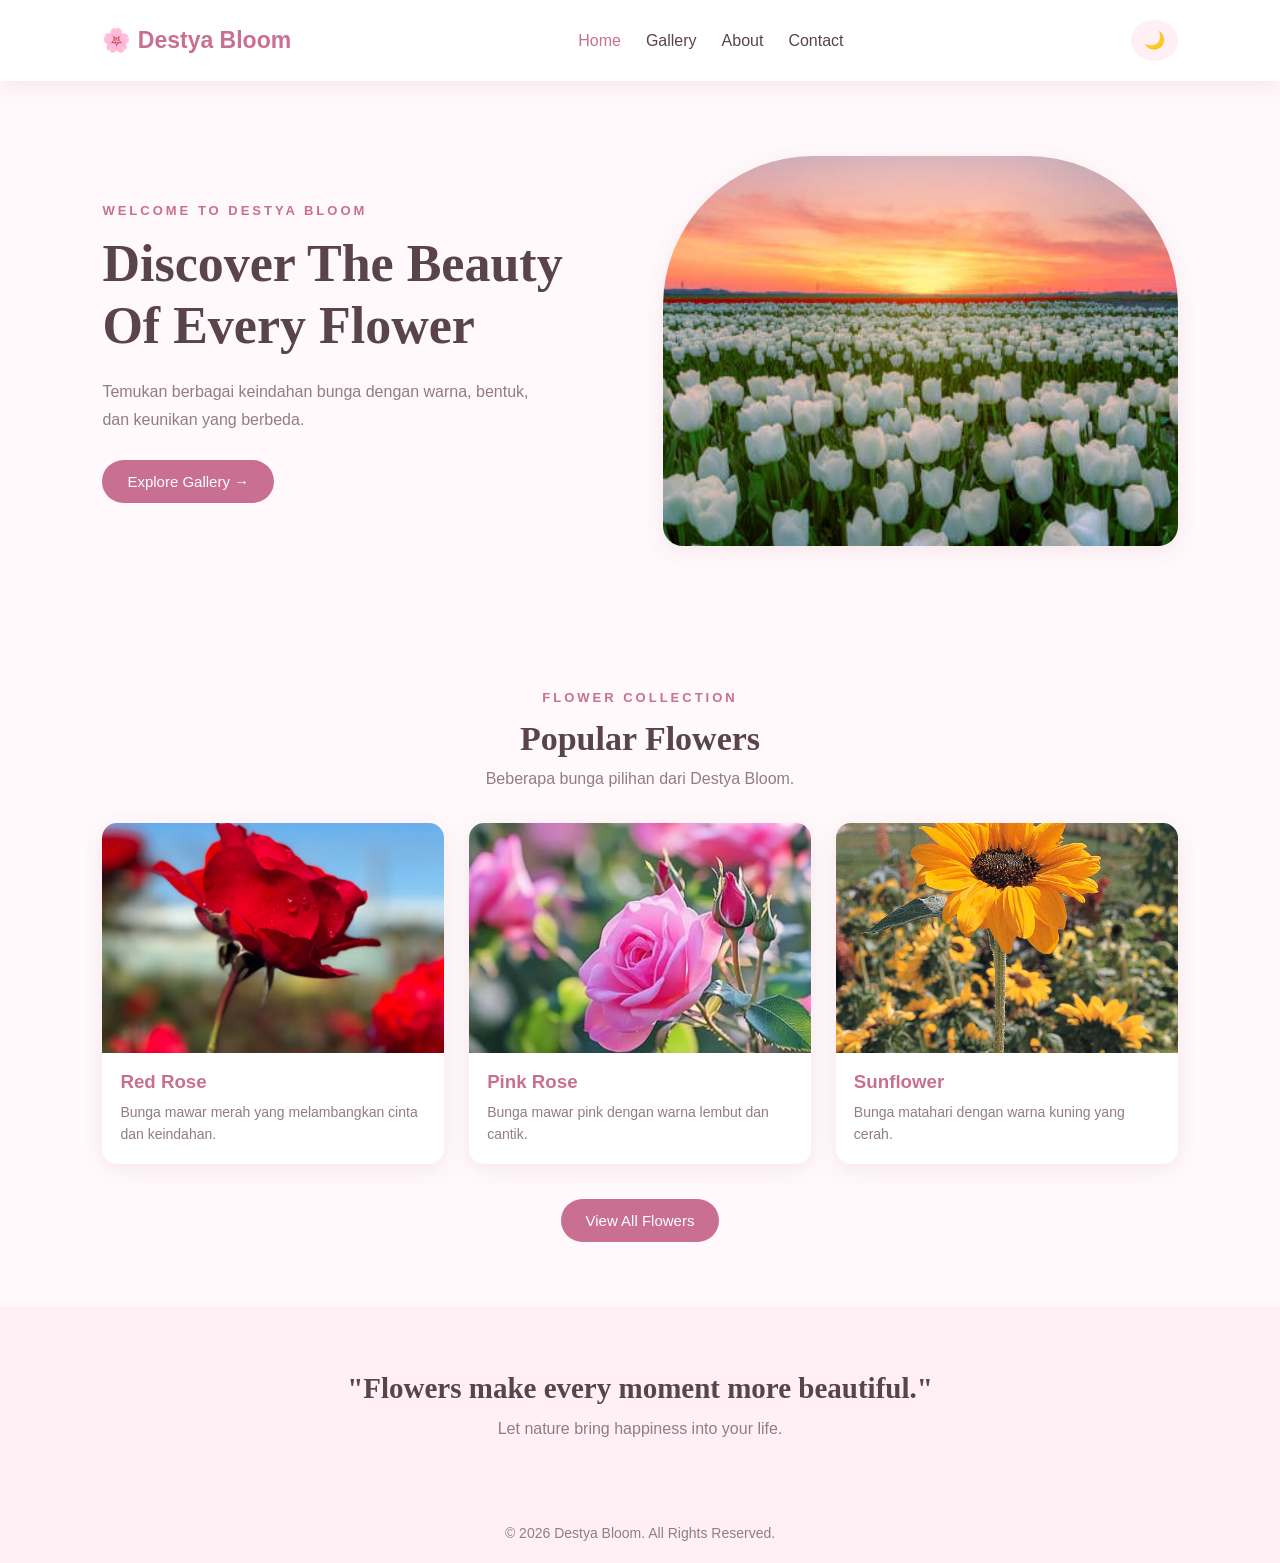
<file: index.html>
<!DOCTYPE html>
<html lang="id">
<head>
    <meta charset="UTF-8">
    <meta name="viewport" content="width=device-width, initial-scale=1.0">
    <title>Destya Bloom | Home</title>
    <link rel="stylesheet" href="style.css">
</head>
<body>

<header class="navbar">
    <a href="index.html" class="logo">🌸 Destya Bloom</a>

    <nav>
        <a href="index.html" class="active">Home</a>
        <a href="gallery.html">Gallery</a>
        <a href="about.html">About</a>
        <a href="contact.html">Contact</a>
    </nav>

    <button class="theme-btn" onclick="toggleTheme()">🌙</button>
</header>

<!-- HERO SECTION -->
<section class="hero">
    <div class="hero-content">
        <p class="subtitle">WELCOME TO DESTYA BLOOM</p>

        <h1>Discover The Beauty<br>Of Every Flower</h1>

        <p>
            Temukan berbagai keindahan bunga dengan warna,
            bentuk, dan keunikan yang berbeda.
        </p>

        <a href="gallery.html" class="btn">Explore Gallery →</a>
    </div>

    <div class="hero-image">
        <img src="Tulip.jpg" alt="Beautiful Tulip">
    </div>
</section>

<!-- POPULAR FLOWERS -->
<section class="section">

    <div class="section-heading">
        <p class="subtitle">FLOWER COLLECTION</p>
        <h2>Popular Flowers</h2>
        <p>Beberapa bunga pilihan dari Destya Bloom.</p>
    </div>

    <div class="flower-grid">

        <!-- BUNGA MAWAR MERAH -->
        <div class="flower-card">
            <img src="Red Rose.jpeg" alt="Red Rose">

            <div class="card-info">
                <h3>Red Rose</h3>
                <p>Bunga mawar merah yang melambangkan cinta dan keindahan.</p>
            </div>
        </div>

        <!-- BUNGA MAWAR PINK -->
        <div class="flower-card">
            <img src="Pink Rose.jpg" alt="Pink Rose">

            <div class="card-info">
                <h3>Pink Rose</h3>
                <p>Bunga mawar pink dengan warna lembut dan cantik.</p>
            </div>
        </div>

        <!-- BUNGA MATAHARI -->
        <div class="flower-card">
            <img src="Sunflower.jpg" alt="Sunflower">

            <div class="card-info">
                <h3>Sunflower</h3>
                <p>Bunga matahari dengan warna kuning yang cerah.</p>
            </div>
        </div>

    </div>

    <div class="center">
        <a href="gallery.html" class="btn">View All Flowers</a>
    </div>

</section>

<!-- QUOTE SECTION -->
<section class="quote-section">
    <h2>"Flowers make every moment more beautiful."</h2>
    <p>Let nature bring happiness into your life.</p>
</section>

<!-- FOOTER -->
<footer>
    <p>© 2026 Destya Bloom. All Rights Reserved.</p>
</footer>

<script src="script.js"></script>

</body>
</html>
</file>
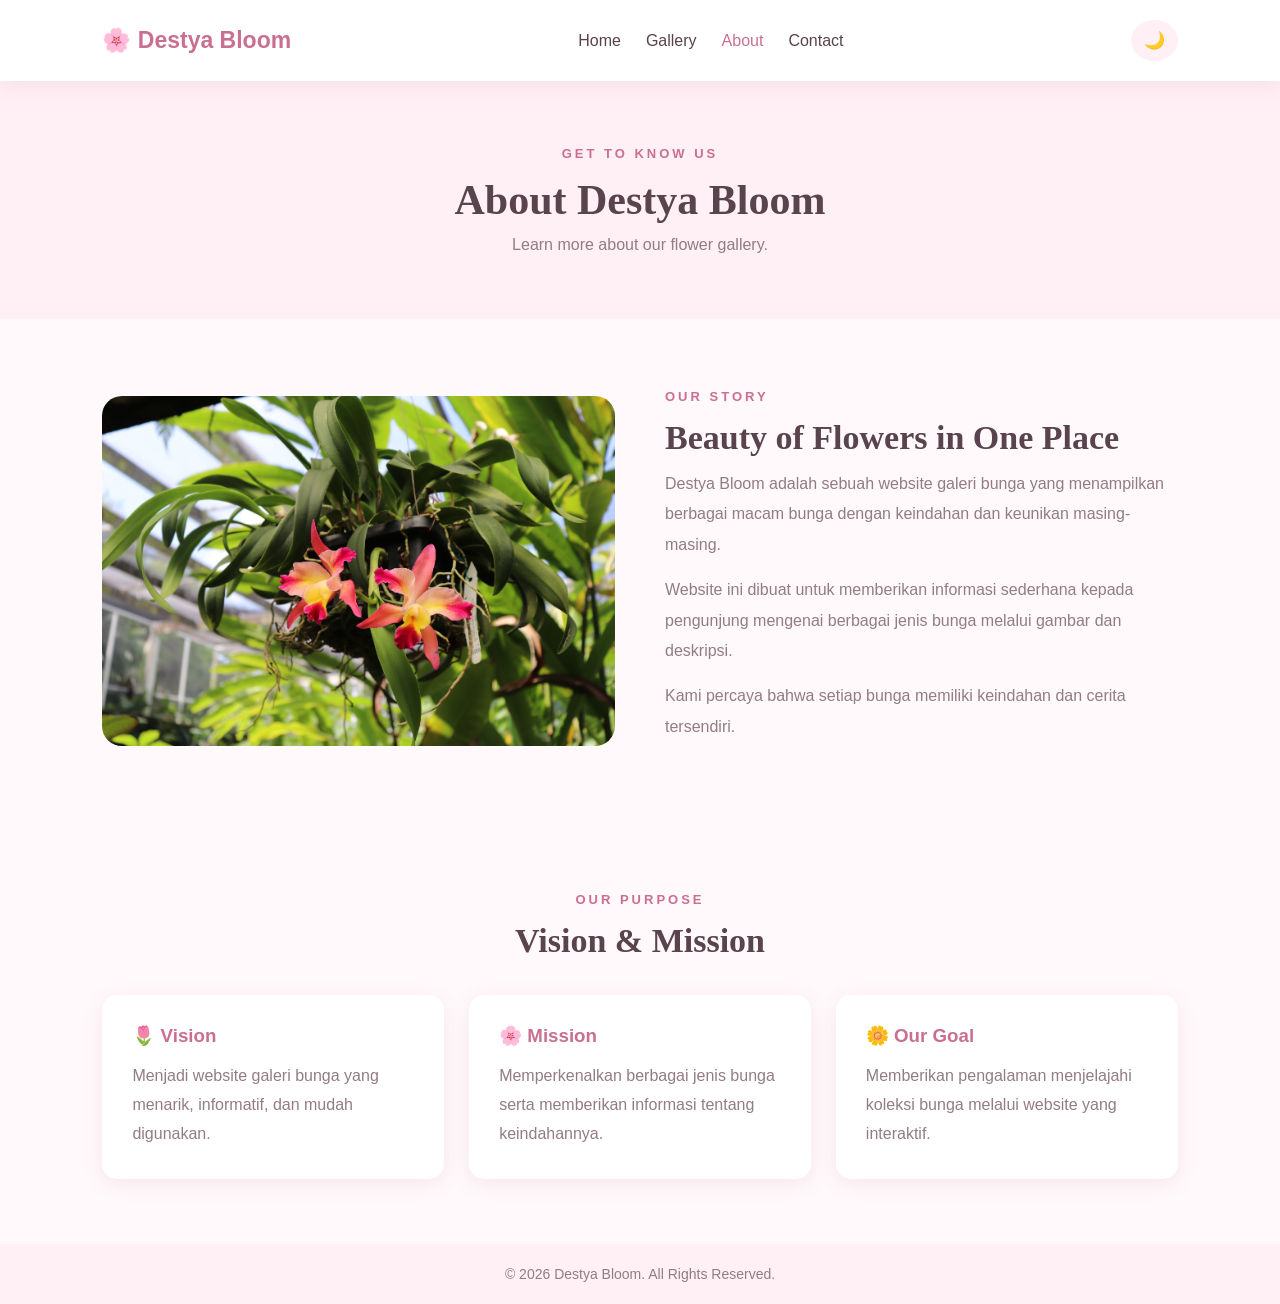
<file: about.html>
<!DOCTYPE html>
<html lang="id">
<head>
    <meta charset="UTF-8">
    <meta name="viewport" content="width=device-width, initial-scale=1.0">
    <title>Destya Bloom | About</title>
    <link rel="stylesheet" href="style.css">
</head>
<body>

<!-- NAVBAR -->
<header class="navbar">

    <a href="index.html" class="logo">🌸 Destya Bloom</a>

    <nav>
        <a href="index.html">Home</a>
        <a href="gallery.html">Gallery</a>
        <a href="about.html" class="active">About</a>
        <a href="contact.html">Contact</a>
    </nav>

    <button class="theme-btn" onclick="toggleTheme()">🌙</button>

</header>

<!-- PAGE BANNER -->
<section class="page-banner">

    <p class="subtitle">GET TO KNOW US</p>

    <h1>About Destya Bloom</h1>

    <p>Learn more about our flower gallery.</p>

</section>

<!-- ABOUT SECTION -->
<section class="about-section">

    <div class="about-image">
        <img src="Orchid.jpg" alt="Beautiful Orchid">
    </div>

    <div class="about-content">

        <p class="subtitle">OUR STORY</p>

        <h2>Beauty of Flowers in One Place</h2>

        <p>
            Destya Bloom adalah sebuah website galeri bunga
            yang menampilkan berbagai macam bunga dengan
            keindahan dan keunikan masing-masing.
        </p>

        <p>
            Website ini dibuat untuk memberikan informasi
            sederhana kepada pengunjung mengenai berbagai
            jenis bunga melalui gambar dan deskripsi.
        </p>

        <p>
            Kami percaya bahwa setiap bunga memiliki
            keindahan dan cerita tersendiri.
        </p>

    </div>

</section>

<!-- VISION AND MISSION -->
<section class="section">

    <div class="section-heading">

        <p class="subtitle">OUR PURPOSE</p>

        <h2>Vision & Mission</h2>

    </div>

    <div class="flower-grid">

        <div class="info-card">
            <h3>🌷 Vision</h3>

            <p>
                Menjadi website galeri bunga yang menarik,
                informatif, dan mudah digunakan.
            </p>
        </div>

        <div class="info-card">
            <h3>🌸 Mission</h3>

            <p>
                Memperkenalkan berbagai jenis bunga serta
                memberikan informasi tentang keindahannya.
            </p>
        </div>

        <div class="info-card">
            <h3>🌼 Our Goal</h3>

            <p>
                Memberikan pengalaman menjelajahi koleksi
                bunga melalui website yang interaktif.
            </p>
        </div>

    </div>

</section>

<!-- FOOTER -->
<footer>
    <p>© 2026 Destya Bloom. All Rights Reserved.</p>
</footer>

<script src="script.js"></script>

</body>
</html>
</file>
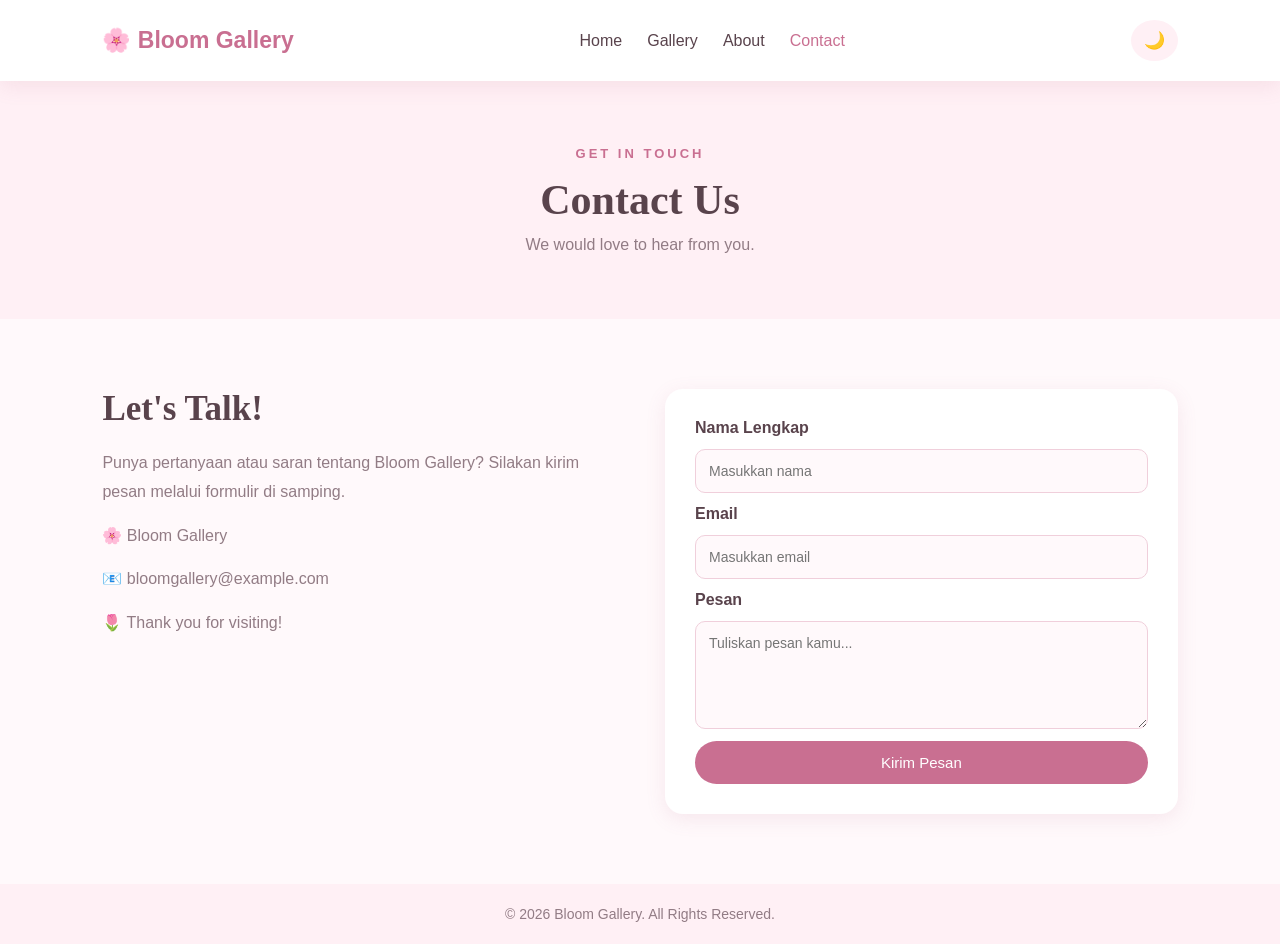
<file: contact.html>
<!DOCTYPE html>
<html lang="id">
<head>
    <meta charset="UTF-8">
    <meta name="viewport" content="width=device-width, initial-scale=1.0">
    <title>Bloom Gallery | Contact</title>
    <link rel="stylesheet" href="style.css">
</head>
<body>

<header class="navbar">
    <a href="index.html" class="logo">🌸 Bloom Gallery</a>

    <nav>
        <a href="index.html">Home</a>
        <a href="gallery.html">Gallery</a>
        <a href="about.html">About</a>
        <a href="contact.html" class="active">Contact</a>
    </nav>

    <button class="theme-btn" onclick="toggleTheme()">🌙</button>
</header>

<section class="page-banner">
    <p class="subtitle">GET IN TOUCH</p>
    <h1>Contact Us</h1>
    <p>We would love to hear from you.</p>
</section>

<section class="contact-section">

    <div class="contact-info">
        <h2>Let's Talk!</h2>
        <p>
            Punya pertanyaan atau saran tentang Bloom Gallery?
            Silakan kirim pesan melalui formulir di samping.
        </p>

        <p>🌸 Bloom Gallery</p>
        <p>📧 bloomgallery@example.com</p>
        <p>🌷 Thank you for visiting!</p>
    </div>

    <form id="contactForm" class="contact-form">

        <label>Nama Lengkap</label>
        <input type="text" id="name" placeholder="Masukkan nama">

        <label>Email</label>
        <input type="email" id="email" placeholder="Masukkan email">

        <label>Pesan</label>
        <textarea id="message" rows="5"
                  placeholder="Tuliskan pesan kamu..."></textarea>

        <button type="submit" class="btn">Kirim Pesan</button>

    </form>

</section>

<footer>
    <p>© 2026 Bloom Gallery. All Rights Reserved.</p>
</footer>

<script src="script.js"></script>
</body>
</html>
</file>
<file: style.css>
/* =========================
   BLOOM GALLERY
   MAIN CSS
========================= */

:root {
    --pink: #e9a9bf;
    --pink-dark: #c96f91;
    --pink-light: #fff0f5;
    --background: #fff9fb;
    --white: #ffffff;
    --text: #59434c;
    --muted: #927c85;
    --shadow: 0 5px 20px rgba(180, 100, 130, 0.12);
}

* {
    margin: 0;
    padding: 0;
    box-sizing: border-box;
    font-family: 'Segoe UI', sans-serif;
}

body {
    background: var(--background);
    color: var(--text);
    transition: 0.3s;
}

/* NAVBAR */

.navbar {
    display: flex;
    align-items: center;
    justify-content: space-between;
    padding: 20px 8%;
    background: var(--white);
    box-shadow: var(--shadow);
    position: sticky;
    top: 0;
    z-index: 100;
}

.logo {
    font-size: 23px;
    font-weight: bold;
    color: var(--pink-dark);
    text-decoration: none;
}

.navbar nav {
    display: flex;
    gap: 25px;
}

.navbar nav a {
    text-decoration: none;
    color: var(--text);
    font-weight: 500;
    transition: 0.3s;
}

.navbar nav a:hover,
.navbar nav a.active {
    color: var(--pink-dark);
}

.theme-btn {
    border: none;
    background: var(--pink-light);
    padding: 10px 13px;
    border-radius: 50%;
    cursor: pointer;
    font-size: 17px;
}

/* HOME HERO */

.hero {
    display: flex;
    align-items: center;
    justify-content: space-between;
    padding: 75px 8%;
    gap: 45px;
}

.hero-content {
    flex: 1;
}

.subtitle {
    color: var(--pink-dark);
    font-size: 13px;
    letter-spacing: 3px;
    font-weight: bold;
    margin-bottom: 15px;
}

.hero h1 {
    font-family: Georgia, serif;
    font-size: 52px;
    line-height: 1.2;
    margin-bottom: 20px;
    color: var(--text);
}

.hero-content > p:not(.subtitle) {
    color: var(--muted);
    line-height: 1.8;
    max-width: 450px;
    margin-bottom: 25px;
}

.hero-image {
    flex: 1;
}

.hero-image img {
    width: 100%;
    height: 390px;
    object-fit: cover;
    border-radius: 150px 150px 20px 20px;
    box-shadow: var(--shadow);
}

/* BUTTON */

.btn {
    display: inline-block;
    padding: 13px 25px;
    background: var(--pink-dark);
    color: white;
    text-decoration: none;
    border: none;
    border-radius: 30px;
    cursor: pointer;
    font-size: 15px;
    transition: 0.3s;
}

.btn:hover {
    background: #ad5577;
    transform: translateY(-3px);
}

/* SECTION */

.section {
    padding: 65px 8%;
}

.section-heading {
    text-align: center;
    margin-bottom: 35px;
}

.section-heading h2,
.about-content h2 {
    font-family: Georgia, serif;
    font-size: 34px;
    margin-bottom: 12px;
}

.section-heading > p:last-child {
    color: var(--muted);
}

/* FLOWER CARDS */

.flower-grid {
    display: grid;
    grid-template-columns: repeat(3, 1fr);
    gap: 25px;
}

.flower-card {
    background: var(--white);
    border-radius: 15px;
    overflow: hidden;
    box-shadow: var(--shadow);
    transition: 0.3s;
}

.flower-card:hover {
    transform: translateY(-7px);
}

.flower-card img {
    width: 100%;
    height: 230px;
    object-fit: cover;
    display: block;
}

.card-info {
    padding: 18px;
}

.card-info h3 {
    margin-bottom: 8px;
    color: var(--pink-dark);
}

.card-info p {
    color: var(--muted);
    line-height: 1.6;
    font-size: 14px;
}

.center {
    text-align: center;
    margin-top: 35px;
}

/* QUOTE */

.quote-section {
    padding: 65px 8%;
    text-align: center;
    background: var(--pink-light);
}

.quote-section h2 {
    font-family: Georgia, serif;
    font-size: 29px;
    margin-bottom: 15px;
}

.quote-section p {
    color: var(--muted);
}

/* PAGE BANNER */

.page-banner {
    padding: 65px 20px;
    text-align: center;
    background: var(--pink-light);
}

.page-banner h1 {
    font-family: Georgia, serif;
    font-size: 42px;
    margin-bottom: 12px;
}

.page-banner p:last-child {
    color: var(--muted);
}

/* GALLERY SEARCH */

.search-box {
    max-width: 450px;
    margin: 0 auto 25px;
}

.search-box input {
    width: 100%;
    padding: 14px 20px;
    border: 1px solid #f0cfdb;
    border-radius: 30px;
    outline: none;
    background: var(--white);
    color: var(--text);
    font-size: 15px;
}

/* FILTER */

.filter-buttons {
    display: flex;
    flex-wrap: wrap;
    justify-content: center;
    gap: 12px;
    margin-bottom: 35px;
}

.filter-btn {
    border: 1px solid var(--pink);
    background: var(--white);
    color: var(--pink-dark);
    padding: 10px 20px;
    border-radius: 25px;
    cursor: pointer;
    transition: 0.3s;
}

.filter-btn:hover,
.filter-btn.active {
    background: var(--pink-dark);
    color: white;
}

.empty-message {
    display: none;
    text-align: center;
    color: var(--muted);
    padding: 25px;
}

/* MODAL POPUP */

.modal {
    display: none;
    position: fixed;
    z-index: 200;
    inset: 0;
    background: rgba(0, 0, 0, 0.75);
    justify-content: center;
    align-items: center;
    padding: 20px;
}

.modal.show {
    display: flex;
}

.modal-content {
    background: var(--white);
    padding: 25px;
    border-radius: 18px;
    max-width: 450px;
    width: 100%;
    text-align: center;
    position: relative;
    animation: popup 0.3s;
}

.modal-content img {
    width: 100%;
    height: 270px;
    object-fit: cover;
    border-radius: 12px;
    margin-bottom: 15px;
}

.modal-content h2 {
    color: var(--pink-dark);
    margin-bottom: 10px;
}

.modal-content p {
    color: var(--muted);
    line-height: 1.6;
}

.close-modal {
    position: absolute;
    right: 12px;
    top: 10px;
    border: none;
    background: var(--pink-dark);
    color: white;
    font-size: 22px;
    width: 32px;
    height: 32px;
    border-radius: 50%;
    cursor: pointer;
}

@keyframes popup {
    from {
        opacity: 0;
        transform: scale(0.8);
    }
    to {
        opacity: 1;
        transform: scale(1);
    }
}

/* ABOUT */

.about-section {
    padding: 70px 8%;
    display: flex;
    align-items: center;
    gap: 50px;
}

.about-image,
.about-content {
    flex: 1;
}

.about-image img {
    width: 100%;
    height: 350px;
    object-fit: cover;
    border-radius: 20px;
}

.about-content p:not(.subtitle) {
    color: var(--muted);
    line-height: 1.9;
    margin-bottom: 15px;
}

.info-card {
    padding: 30px;
    border-radius: 15px;
    background: var(--white);
    box-shadow: var(--shadow);
}

.info-card h3 {
    color: var(--pink-dark);
    margin-bottom: 15px;
}

.info-card p {
    color: var(--muted);
    line-height: 1.8;
}

/* CONTACT */

.contact-section {
    padding: 70px 8%;
    display: grid;
    grid-template-columns: 1fr 1fr;
    gap: 50px;
}

.contact-info h2 {
    font-family: Georgia, serif;
    font-size: 35px;
    margin-bottom: 20px;
}

.contact-info p {
    color: var(--muted);
    line-height: 1.8;
    margin-bottom: 15px;
}

.contact-form {
    display: flex;
    flex-direction: column;
    gap: 12px;
    padding: 30px;
    background: var(--white);
    border-radius: 18px;
    box-shadow: var(--shadow);
}

.contact-form label {
    font-weight: 600;
}

.contact-form input,
.contact-form textarea {
    padding: 13px;
    border: 1px solid #f0cfdb;
    border-radius: 10px;
    outline: none;
    background: var(--background);
    color: var(--text);
    font-size: 14px;
    resize: vertical;
}

.contact-form input:focus,
.contact-form textarea:focus {
    border-color: var(--pink-dark);
}

/* FOOTER */

footer {
    background: var(--pink-light);
    text-align: center;
    padding: 22px;
    color: var(--muted);
    font-size: 14px;
}

/* DARK MODE */

body.dark-mode {
    --background: #241d23;
    --white: #352a33;
    --text: #f8eaf0;
    --muted: #c4aeb9;
    --pink-light: #44313e;
    --pink: #c77e9d;
    --pink-dark: #df91b0;
}

body.dark-mode .navbar {
    border-bottom: 1px solid #59404f;
}

body.dark-mode .filter-btn {
    background: #352a33;
}

body.dark-mode .filter-btn.active {
    background: var(--pink-dark);
    color: #241d23;
}

body.dark-mode .search-box input,
body.dark-mode .contact-form input,
body.dark-mode .contact-form textarea {
    background: #44313e;
    border-color: #755268;
    color: white;
}

body.dark-mode .theme-btn {
    background: #59404f;
}

/* RESPONSIVE HP DAN TABLET */

@media (max-width: 768px) {

    .navbar {
        padding: 15px 5%;
        flex-wrap: wrap;
        gap: 15px;
    }

    .navbar nav {
        order: 3;
        width: 100%;
        justify-content: center;
        flex-wrap: wrap;
        gap: 15px;
    }

    .navbar nav a {
        font-size: 14px;
    }

    .hero {
        flex-direction: column;
        padding: 45px 6%;
    }

    .hero h1 {
        font-size: 38px;
    }

    .hero-image img {
        height: 300px;
        border-radius: 100px 100px 15px 15px;
    }

    .flower-grid {
        grid-template-columns: repeat(2, 1fr);
        gap: 15px;
    }

    .flower-card img {
        height: 180px;
    }

    .about-section {
        flex-direction: column;
        padding: 45px 6%;
    }

    .about-image img {
        height: 280px;
    }

    .contact-section {
        grid-template-columns: 1fr;
        padding: 45px 6%;
    }

    .page-banner h1 {
        font-size: 32px;
    }

    .section {
        padding: 45px 6%;
    }
}

@media (max-width: 480px) {

    .logo {
        font-size: 19px;
    }

    .hero h1 {
        font-size: 32px;
    }

    .flower-grid {
        grid-template-columns: 1fr;
    }

    .flower-card img {
        height: 230px;
    }

    .filter-buttons {
        gap: 8px;
    }

    .filter-btn {
        padding: 9px 14px;
        font-size: 13px;
    }

    .section-heading h2 {
        font-size: 28px;
    }

    .quote-section h2 {
        font-size: 23px;
    }
}
</file>
